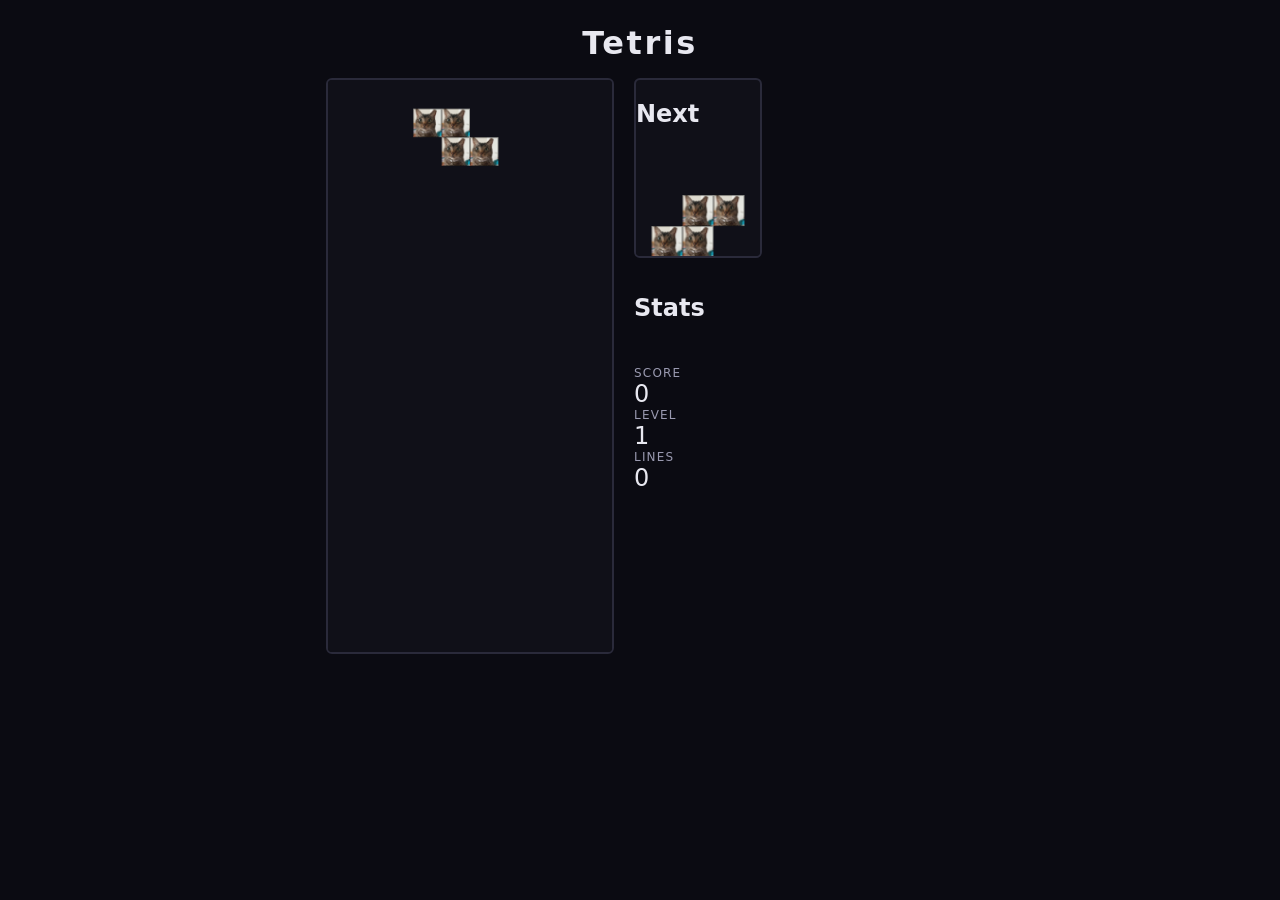
<file: index.html>
<!DOCTYPE html>
<html lang="en">
  <head>
    <meta charset="UTF-8" />
    <meta name="viewport" content="width=device-width, initial-scale=1.0" />
    <title>Tetris</title>
    <link rel="stylesheet" href="css/styles.css" />
  </head>
  <body>
    <!--
      Bootstrap guard (Requirement 18.5): if the main ES module fails to load
      or throws before it can signal success, reveal a visible error banner so
      the failure is observable rather than leaving a blank, dead page.

      How it works: this inline script arms a timeout and a global 'error'
      listener. When js/main.js loads successfully it sets
      window.__TETRIS_BOOTED__ = true (task 11.1), which clears the timeout.
      If the flag is never set within the grace period, or a module/script
      error fires, the banner is shown. Kept inline + dependency-free so it
      still runs even when the module graph never loads.
    -->
    <div id="boot-error" role="alert" hidden>
      Something went wrong loading the game. Check that the page is served over
      HTTP(S) with its css/ and js/ files, then reload.
    </div>
    <script>
      (function () {
        var BANNER_ID = 'boot-error';
        var shown = false;
        function showBanner() {
          if (shown) return;
          shown = true;
          var el = document.getElementById(BANNER_ID);
          if (el) el.hidden = false;
        }
        // If the module never signals a successful boot, assume failure.
        var timer = window.setTimeout(function () {
          if (!window.__TETRIS_BOOTED__) showBanner();
        }, 8000);
        // Surface any load/parse error from the module (or its imports).
        window.addEventListener(
          'error',
          function (event) {
            var target = event && event.target;
            // Script/resource load errors have a target with a src/href.
            if (target && (target.src || target.href)) {
              window.clearTimeout(timer);
              showBanner();
            }
          },
          true,
        );
        window.addEventListener('unhandledrejection', function () {
          window.clearTimeout(timer);
          showBanner();
        });
        // Expose a hook the module can call to confirm a healthy boot.
        window.__tetrisBootOk = function () {
          window.__TETRIS_BOOTED__ = true;
          window.clearTimeout(timer);
        };
      })();
    </script>

    <main class="game">
      <h1 class="game__title">Tetris</h1>

      <!-- Asset-failure notice region (Requirements 18.5, 19.5). assetLoader.js
           creates this dynamically if absent; providing it here keeps layout
           stable. Hidden until a failure message is written into it. -->
      <div id="asset-notice" role="alert" hidden></div>

      <div class="game__layout">
        <!-- The 10x20 playfield (Requirement 1.1). -->
        <section class="playfield" aria-label="Playfield">
          <canvas id="board" class="playfield__canvas" width="300" height="600">
            Your browser does not support the canvas element.
          </canvas>

          <!-- Paused overlay — shown while status === 'paused' (Req 15.1). -->
          <div id="paused-overlay" class="overlay" role="status" hidden>
            <div class="overlay__content">
              <p class="overlay__title">Paused</p>
              <p class="overlay__hint">Press P to resume</p>
            </div>
          </div>

          <!-- Game-over overlay — shown while status === 'gameover' (Req 14.2). -->
          <div id="gameover-overlay" class="overlay" role="alert" hidden>
            <div class="overlay__content">
              <p class="overlay__title">Game Over</p>
              <p class="overlay__hint">Press R to restart</p>
            </div>
          </div>
        </section>

        <aside class="sidebar" aria-label="Game information">
          <!-- Next-piece preview (Requirements 16.1-16.3). -->
          <section class="panel preview">
            <h2 class="panel__heading">Next</h2>
            <canvas id="preview" class="preview__canvas" width="120" height="120">
              Your browser does not support the canvas element.
            </canvas>
          </section>

          <!-- HUD: score, level, lines (Requirements 11.6, 12.2, 12.3). -->
          <section class="panel hud">
            <h2 class="panel__heading">Stats</h2>
            <dl class="hud__list">
              <div class="hud__row">
                <dt class="hud__label">Score</dt>
                <dd class="hud__value" id="score">0</dd>
              </div>
              <div class="hud__row">
                <dt class="hud__label">Level</dt>
                <dd class="hud__value" id="level">1</dd>
              </div>
              <div class="hud__row">
                <dt class="hud__label">Lines</dt>
                <dd class="hud__value" id="lines">0</dd>
              </div>
            </dl>
          </section>

          <!-- Keyboard controls help removed: this build is touch-first and
               uses the on-screen buttons below instead. -->
        </aside>
      </div>

      <!--
        On-screen touch controls for mobile / no-keyboard play. Each button
        carries a data-intent that main.js maps to the same intents as the
        keyboard. Hidden on devices with a fine pointer (mouse) via CSS; shown
        on touch / small screens. (Mobile play support.)
      -->
      <section class="touch" aria-label="Touch controls">
        <div class="touch__dpad">
          <button type="button" class="touch__btn touch__btn--left"
                  data-intent="moveLeft" aria-label="Move left">&#8592;</button>
          <button type="button" class="touch__btn touch__btn--rotate"
                  data-intent="rotate" aria-label="Rotate">&#8635;</button>
          <button type="button" class="touch__btn touch__btn--right"
                  data-intent="moveRight" aria-label="Move right">&#8594;</button>
          <button type="button" class="touch__btn touch__btn--down"
                  data-intent="softDrop" aria-label="Soft drop">&#8595;</button>
        </div>
        <div class="touch__actions">
          <button type="button" class="touch__btn touch__btn--drop"
                  data-intent="hardDrop" aria-label="Hard drop">Drop</button>
          <button type="button" class="touch__btn touch__btn--pause"
                  data-intent="pauseToggle" aria-label="Pause or resume">Pause</button>
          <button type="button" class="touch__btn touch__btn--restart"
                  data-intent="restart" aria-label="Restart">Restart</button>
        </div>
      </section>
    </main>

    <script type="module" src="js/main.js"></script>
  </body>
</html>
</file>
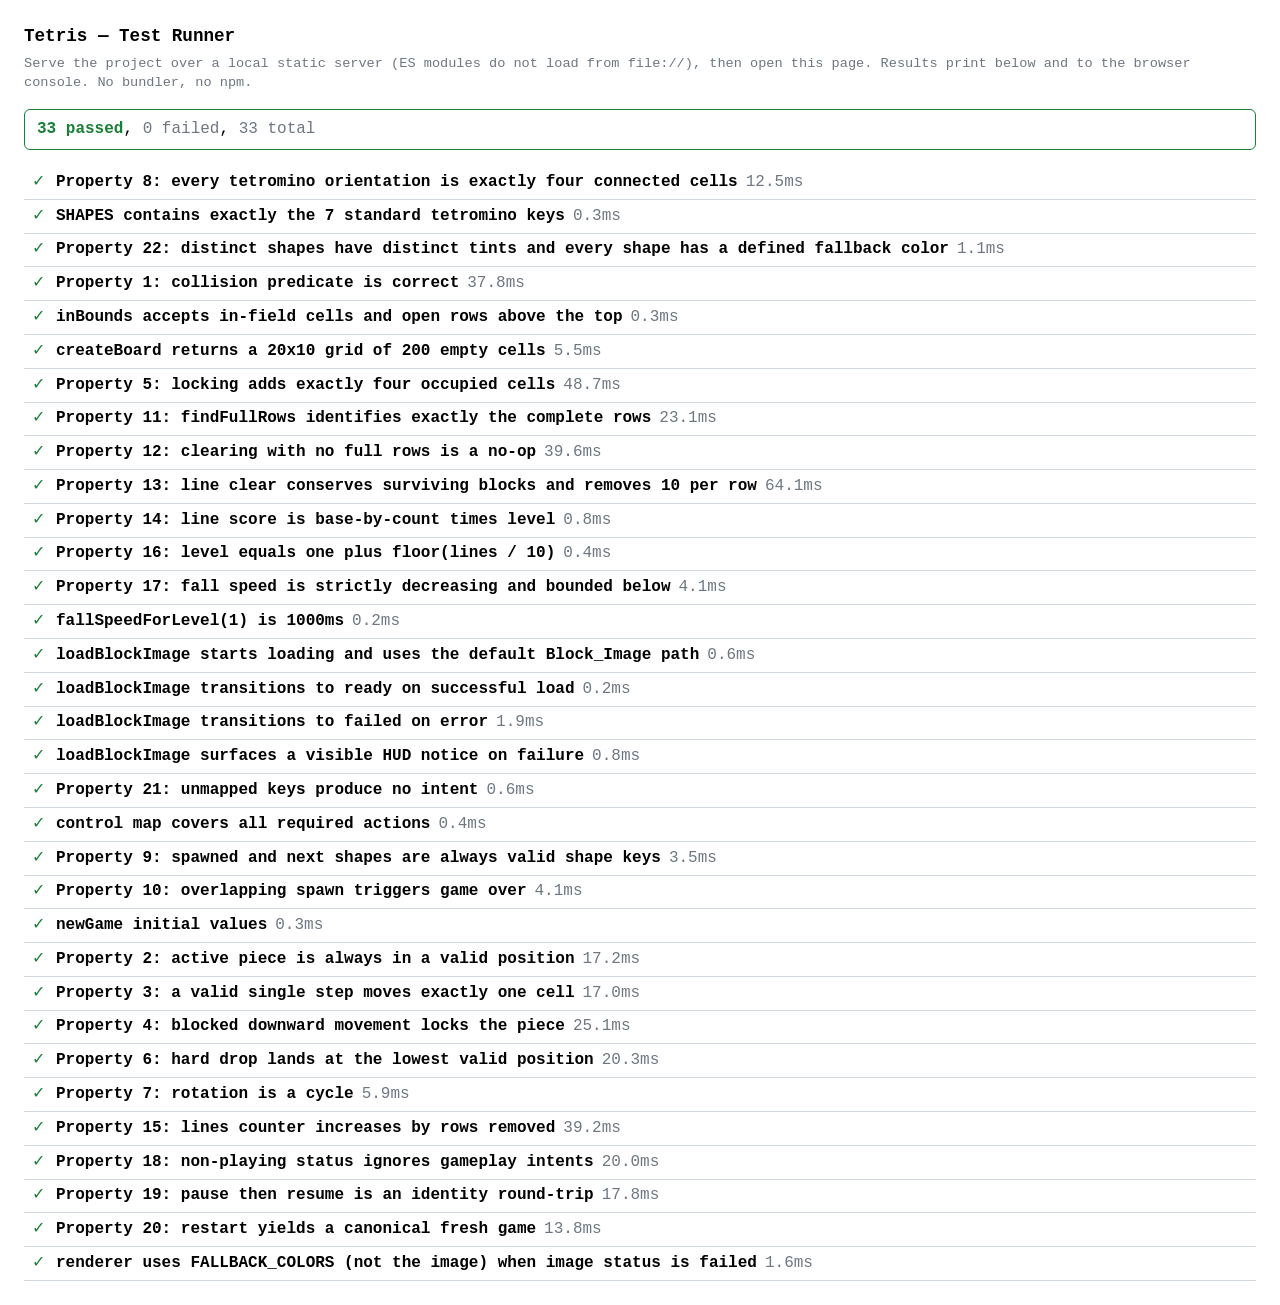
<file: tests/test-runner.html>
<!DOCTYPE html>
<html lang="en">
  <head>
    <meta charset="utf-8" />
    <meta name="viewport" content="width=device-width, initial-scale=1" />
    <title>Tetris — Test Runner</title>
    <style>
      :root {
        color-scheme: light dark;
        --pass: #1a7f37;
        --fail: #cf222e;
        --muted: #6e7781;
        --border: #d0d7de;
        --bg-fail: rgba(207, 34, 46, 0.08);
      }
      body {
        font-family: ui-monospace, SFMono-Regular, Menlo, Consolas, monospace;
        margin: 0;
        padding: 1.5rem;
        line-height: 1.45;
      }
      h1 {
        font-size: 1.1rem;
        margin: 0 0 0.25rem;
      }
      #summary {
        font-size: 1rem;
        margin: 0 0 1rem;
        padding: 0.5rem 0.75rem;
        border: 1px solid var(--border);
        border-radius: 6px;
      }
      #summary.pass { border-color: var(--pass); }
      #summary.fail { border-color: var(--fail); }
      .count-pass { color: var(--pass); font-weight: 700; }
      .count-fail { color: var(--fail); font-weight: 700; }
      .count-muted { color: var(--muted); }
      ul#results {
        list-style: none;
        margin: 0;
        padding: 0;
      }
      #results li {
        padding: 0.3rem 0.5rem;
        border-bottom: 1px solid var(--border);
        white-space: pre-wrap;
        word-break: break-word;
      }
      #results li.fail { background: var(--bg-fail); }
      .status { display: inline-block; width: 1.5rem; }
      .ok .status { color: var(--pass); }
      .fail .status { color: var(--fail); }
      .name { font-weight: 600; }
      .ms { color: var(--muted); font-weight: 400; margin-left: 0.5rem; }
      .error {
        display: block;
        color: var(--fail);
        margin-top: 0.25rem;
        padding-left: 1.5rem;
      }
      .note {
        color: var(--muted);
        font-size: 0.85rem;
        margin: 0.25rem 0 1rem;
      }
    </style>
  </head>
  <body>
    <h1>Tetris — Test Runner</h1>
    <p class="note">
      Serve the project over a local static server (ES modules do not load from
      <code>file://</code>), then open this page. Results print below and to the
      browser console. No bundler, no npm.
    </p>
    <p id="summary">Loading test modules…</p>
    <ul id="results"></ul>

    <script type="module">
      import { run, reset, count } from './harness.js';

      // ----------------------------------------------------------------------
      // Test module registry.
      //
      // Importing a `*.test.js` module runs it, which registers its cases with
      // the shared harness. Add each new test file to this list as it is
      // created. Paths are relative to this HTML file. Keeping an explicit list
      // (rather than directory globbing, which static hosting cannot do without
      // a build step) keeps the runner build-free and makes the suite's
      // membership obvious.
      //
      // Expected files (created by later tasks):
      //   './tetrominoes.test.js'
      //   './board.test.js'
      //   './scoring.test.js'
      //   './game.test.js'
      //   './input.test.js'
      //   './renderer.test.js'
      // ----------------------------------------------------------------------
      const TEST_MODULES = [
        './tetrominoes.test.js',
        './board.test.js',
        './scoring.test.js',
        './assetLoader.test.js',
        './input.test.js',
        './game.test.js',
        './renderer.test.js',
      ];

      const results = document.getElementById('results');
      const summary = document.getElementById('summary');

      function esc(text) {
        return String(text)
          .replace(/&/g, '&amp;')
          .replace(/</g, '&lt;')
          .replace(/>/g, '&gt;');
      }

      function addCase(entry) {
        const li = document.createElement('li');
        li.className = entry.ok ? 'ok' : 'fail';
        const status = entry.ok ? '✓' : '✗';
        const ms = entry.ms.toFixed(1);
        li.innerHTML =
          `<span class="status">${status}</span>` +
          `<span class="name">${esc(entry.name)}</span>` +
          `<span class="ms">${ms}ms</span>`;
        if (!entry.ok && entry.error) {
          const err = document.createElement('span');
          err.className = 'error';
          err.textContent = (entry.error.stack || entry.error.message || String(entry.error));
          li.appendChild(err);
          console.error(`✗ ${entry.name}`, entry.error);
        } else {
          console.log(`✓ ${entry.name} (${ms}ms)`);
        }
        results.appendChild(li);
      }

      async function loadModules() {
        const loadErrors = [];
        for (const path of TEST_MODULES) {
          try {
            await import(path);
          } catch (err) {
            // Surface a module that failed to import as a visible failure
            // instead of silently dropping its tests.
            loadErrors.push({ path, err });
            const li = document.createElement('li');
            li.className = 'fail';
            li.innerHTML =
              `<span class="status">✗</span>` +
              `<span class="name">failed to load ${esc(path)}</span>`;
            const detail = document.createElement('span');
            detail.className = 'error';
            detail.textContent = (err && (err.stack || err.message)) || String(err);
            li.appendChild(detail);
            results.appendChild(li);
            console.error(`✗ failed to load ${path}`, err);
          }
        }
        return loadErrors;
      }

      async function main() {
        reset();
        const loadErrors = await loadModules();

        if (count() === 0 && loadErrors.length === 0) {
          summary.textContent =
            'No test modules registered yet. Add files to TEST_MODULES in test-runner.html.';
          summary.className = '';
          console.warn('[test-runner] No test modules registered.');
          return;
        }

        summary.textContent = 'Running…';
        const result = await run(addCase);

        const failedTotal = result.failed + loadErrors.length;
        const ok = failedTotal === 0;
        summary.className = ok ? 'pass' : 'fail';
        summary.innerHTML =
          `<span class="count-pass">${result.passed} passed</span>, ` +
          `<span class="${failedTotal ? 'count-fail' : 'count-muted'}">${failedTotal} failed</span>, ` +
          `<span class="count-muted">${result.total} total</span>` +
          (loadErrors.length
            ? ` <span class="count-fail">(${loadErrors.length} module load error${loadErrors.length === 1 ? '' : 's'})</span>`
            : '');

        const line =
          `[test-runner] ${result.passed} passed, ${failedTotal} failed, ${result.total} total`;
        if (ok) console.log(line);
        else console.error(line);
      }

      main().catch((err) => {
        summary.className = 'fail';
        summary.textContent = `Test runner crashed: ${err && err.message ? err.message : err}`;
        console.error('[test-runner] crashed', err);
      });
    </script>
  </body>
</html>
</file>
<file: css/styles.css>
/* Tetris styles — responsive layout, HUD, and overlays (task 12.2).
 *
 * Goals (Requirements 17.4, 17.5):
 *  - At any viewport width >= 320px the playfield, preview, HUD, controls help,
 *    and overlays are fully visible with NO horizontal scrolling.
 *  - The layout reflows fluidly on resize using responsive units, flexbox, and
 *    a media query — no fixed pixel widths that could overflow a small screen.
 *
 * Element hooks (confirmed against renderer.js / assetLoader.js):
 *   #score #level #lines   — HUD text
 *   #paused-overlay        — shown while paused (toggled via [hidden])
 *   #gameover-overlay      — shown on game over (toggled via [hidden])
 *   #asset-notice          — visible Block_Image load-failure notice
 * The board/preview canvases and the controls-help / HUD containers are styled
 * by both their conventional ids (#board, #preview) and structural classes so
 * the stylesheet stays robust regardless of how the markup is wired.
 */

/* --- Reset / base ------------------------------------------------------- */

*,
*::before,
*::after {
  box-sizing: border-box;
}

html {
  /* Prevent any accidental horizontal overflow at the document level. */
  overflow-x: hidden;
}

body {
  margin: 0;
  min-height: 100vh;
  padding: clamp(0.5rem, 2vw, 1.5rem);
  font-family: system-ui, -apple-system, "Segoe UI", Roboto, Helvetica, Arial,
    sans-serif;
  color: #e8e8f0;
  background: #0b0b12;
  /* Center the game within the viewport. */
  display: flex;
  justify-content: center;
  align-items: flex-start;
}

/* Respect the hidden attribute used by the renderer to toggle overlays and
 * the asset notice. Explicit so nothing accidentally re-displays them. */
[hidden] {
  display: none !important;
}

/* --- App shell ---------------------------------------------------------- */

.game,
#game {
  width: 100%;
  max-width: 48rem; /* comfortable desktop cap; shrinks freely below this */
  display: flex;
  flex-direction: column;
  gap: clamp(0.5rem, 2vw, 1rem);
}

h1,
.game-title {
  margin: 0;
  font-size: clamp(1.25rem, 4vw, 2rem);
  text-align: center;
  letter-spacing: 0.08em;
}

/* The main play area: board next to the side panel. The real container in the
 * markup is .game__layout (the .playarea/.layout aliases are kept for
 * robustness). flex-wrap keeps everything inside the viewport at 320px. */
.game__layout,
.playarea,
.layout {
  display: flex;
  flex-wrap: wrap;
  justify-content: center;
  align-items: flex-start;
  gap: clamp(0.5rem, 3vw, 1.25rem);
}

/* --- Playfield ---------------------------------------------------------- */

/* The board wrapper constrains the canvas and preserves the 10:20 (1:2)
 * aspect ratio while never exceeding the viewport width. */
.board-wrap,
.playfield {
  position: relative; /* overlays position against this box */
  flex: 1 1 220px;
  width: 100%;
  max-width: min(18rem, 50vh); /* keep the tall board visible on short screens */
  aspect-ratio: 1 / 2;
  background: #101018;
  border: 2px solid #2a2a3a;
  border-radius: 6px;
  overflow: hidden;
}

/* The playfield canvas fills its wrapper and scales down on small screens. */
.board-wrap canvas,
#board,
canvas.board {
  display: block;
  width: 100%;
  height: 100%;
  max-width: 100%;
}

/* --- Side panel: preview + HUD + controls ------------------------------ */

.panel,
.sidebar {
  flex: 1 1 180px;
  min-width: 0; /* allow the panel to shrink instead of forcing overflow */
  max-width: 20rem;
  display: flex;
  flex-direction: column;
  gap: clamp(0.5rem, 2vw, 1rem);
}

.preview-wrap,
.preview {
  width: 100%;
  max-width: 8rem;
  aspect-ratio: 1 / 1;
  background: #101018;
  border: 2px solid #2a2a3a;
  border-radius: 6px;
  overflow: hidden;
}

.preview-wrap canvas,
#preview,
canvas.preview {
  display: block;
  width: 100%;
  height: 100%;
  max-width: 100%;
}

/* --- HUD (score / level / lines) --------------------------------------- */

.hud {
  display: flex;
  flex-wrap: wrap;
  gap: 0.5rem 1rem;
}

.hud > * {
  flex: 1 1 auto;
  min-width: 0;
}

.hud dt,
.hud .label {
  font-size: 0.75rem;
  text-transform: uppercase;
  letter-spacing: 0.1em;
  color: #9a9ab0;
}

.hud dd,
.hud .value,
#score,
#level,
#lines {
  margin: 0;
  font-size: clamp(1rem, 3vw, 1.5rem);
  font-variant-numeric: tabular-nums;
  /* Long numbers wrap instead of pushing the layout wider. */
  overflow-wrap: anywhere;
}

/* --- Controls help ------------------------------------------------------ */

.controls-help,
#controls-help {
  font-size: 0.85rem;
  line-height: 1.5;
  color: #c8c8da;
}

.controls-help ul,
#controls-help ul {
  margin: 0.25rem 0 0;
  padding-left: 1.1rem;
}

.controls-help kbd {
  display: inline-block;
  padding: 0 0.35em;
  border: 1px solid #3a3a4e;
  border-radius: 4px;
  background: #1a1a26;
  font-family: ui-monospace, SFMono-Regular, Menlo, Consolas, monospace;
  font-size: 0.85em;
}

/* --- Asset-failure notice ---------------------------------------------- */

#asset-notice,
.asset-notice {
  padding: 0.5rem 0.75rem;
  border: 1px solid #a33;
  border-radius: 6px;
  background: #2a1414;
  color: #ffb3b3;
  font-size: 0.85rem;
  overflow-wrap: anywhere;
}

/* --- Overlays (paused / game over) ------------------------------------- */

/* Centered overlays that cover the board when visible. Hidden entirely when
 * the renderer sets the [hidden] attribute (handled by the rule above). */
#paused-overlay,
#gameover-overlay,
.overlay {
  position: absolute;
  inset: 0;
  display: flex;
  flex-direction: column;
  justify-content: center;
  align-items: center;
  gap: 0.5rem;
  padding: 1rem;
  text-align: center;
  background: rgba(8, 8, 16, 0.82);
  color: #ffffff;
  font-size: clamp(1rem, 4vw, 1.5rem);
  z-index: 2;
}

#gameover-overlay {
  background: rgba(32, 8, 8, 0.85);
}

.overlay h2,
#paused-overlay > :first-child,
#gameover-overlay > :first-child {
  margin: 0;
}

/* --- Responsive breakpoint --------------------------------------------- */

/* Below ~560px (covers 320px phones) keep the board and side panel SIDE BY
 * SIDE instead of stacking: the layout stays a row, the board shrinks to a
 * sensible share of the width, and the sidebar takes the rest. nowrap stops
 * the panel from wrapping underneath the board. */
@media (max-width: 560px) {
  .game__layout,
  .playarea,
  .layout {
    flex-direction: row;
    flex-wrap: nowrap;
    align-items: flex-start;
    gap: clamp(0.4rem, 2vw, 0.75rem);
  }

  .playfield,
  .board-wrap {
    flex: 1 1 55%;
    max-width: 55%;
    /* Height-cap so the tall board stays fully visible on short screens. */
    max-height: 80vh;
  }

  .sidebar,
  .panel {
    flex: 1 1 45%;
    max-width: 45%;
    min-width: 0;
    font-size: 0.85rem;
  }

  .preview-wrap,
  .preview {
    max-width: 5.5rem;
  }

  /* Trim the controls-help text block on small screens; the on-screen touch
   * buttons are the primary input there. */
  .controls,
  .controls-help,
  #controls-help {
    font-size: 0.75rem;
  }
}

/* --- Touch controls ----------------------------------------------------- */

/* On-screen buttons for mobile / no-keyboard play. Hidden by default; shown
 * when the primary pointer is coarse (touch) or on narrow screens. */
.touch {
  display: none;
  margin-top: 0.5rem;
  gap: clamp(0.75rem, 4vw, 1.5rem);
  justify-content: center;
  align-items: center;
  flex-wrap: wrap;
}

.touch__dpad {
  display: grid;
  grid-template-columns: repeat(3, 1fr);
  grid-template-areas:
    ".    rot  ."
    "left down right";
  gap: 0.5rem;
}

.touch__btn--left { grid-area: left; }
.touch__btn--right { grid-area: right; }
.touch__btn--rotate { grid-area: rot; }
.touch__btn--down { grid-area: down; }

.touch__actions {
  display: flex;
  flex-direction: column;
  gap: 0.5rem;
}

.touch__btn {
  min-width: 3.25rem;
  min-height: 3.25rem;
  padding: 0.5rem 0.75rem;
  font-size: 1.1rem;
  color: #e8e8f0;
  background: #1a1a26;
  border: 1px solid #3a3a4e;
  border-radius: 10px;
  cursor: pointer;
  /* Avoid the browser's double-tap-to-zoom / text selection on fast taps. */
  touch-action: manipulation;
  user-select: none;
  -webkit-user-select: none;
  -webkit-tap-highlight-color: transparent;
}

.touch__btn:active {
  background: #2a2a3e;
  transform: translateY(1px);
}

.touch__btn--drop,
.touch__btn--pause,
.touch__btn--restart {
  min-width: 5rem;
  font-size: 0.95rem;
}

/* Show the touch controls on touch-primary devices... */
@media (pointer: coarse) {
  .touch {
    display: flex;
  }
}

/* ...and as a fallback on narrow viewports regardless of pointer type. */
@media (max-width: 560px) {
  .touch {
    display: flex;
  }
}
</file>
